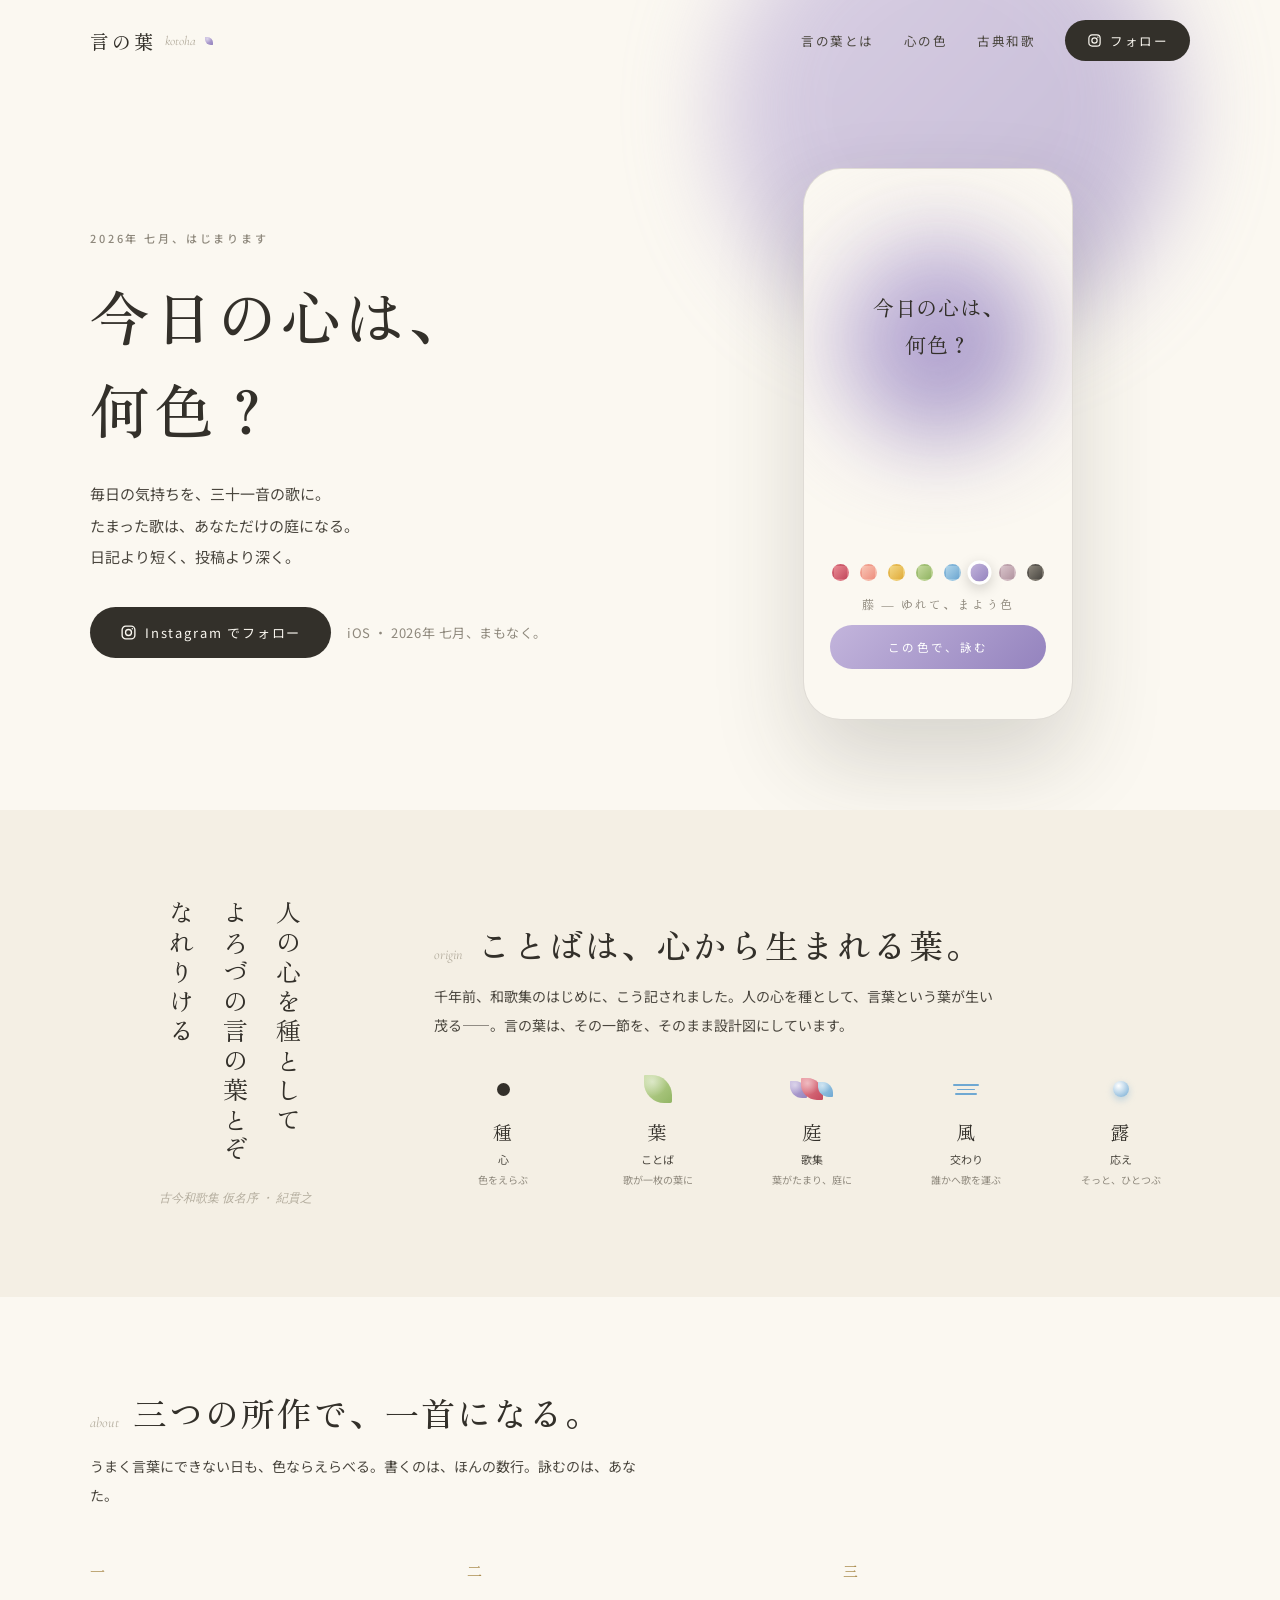
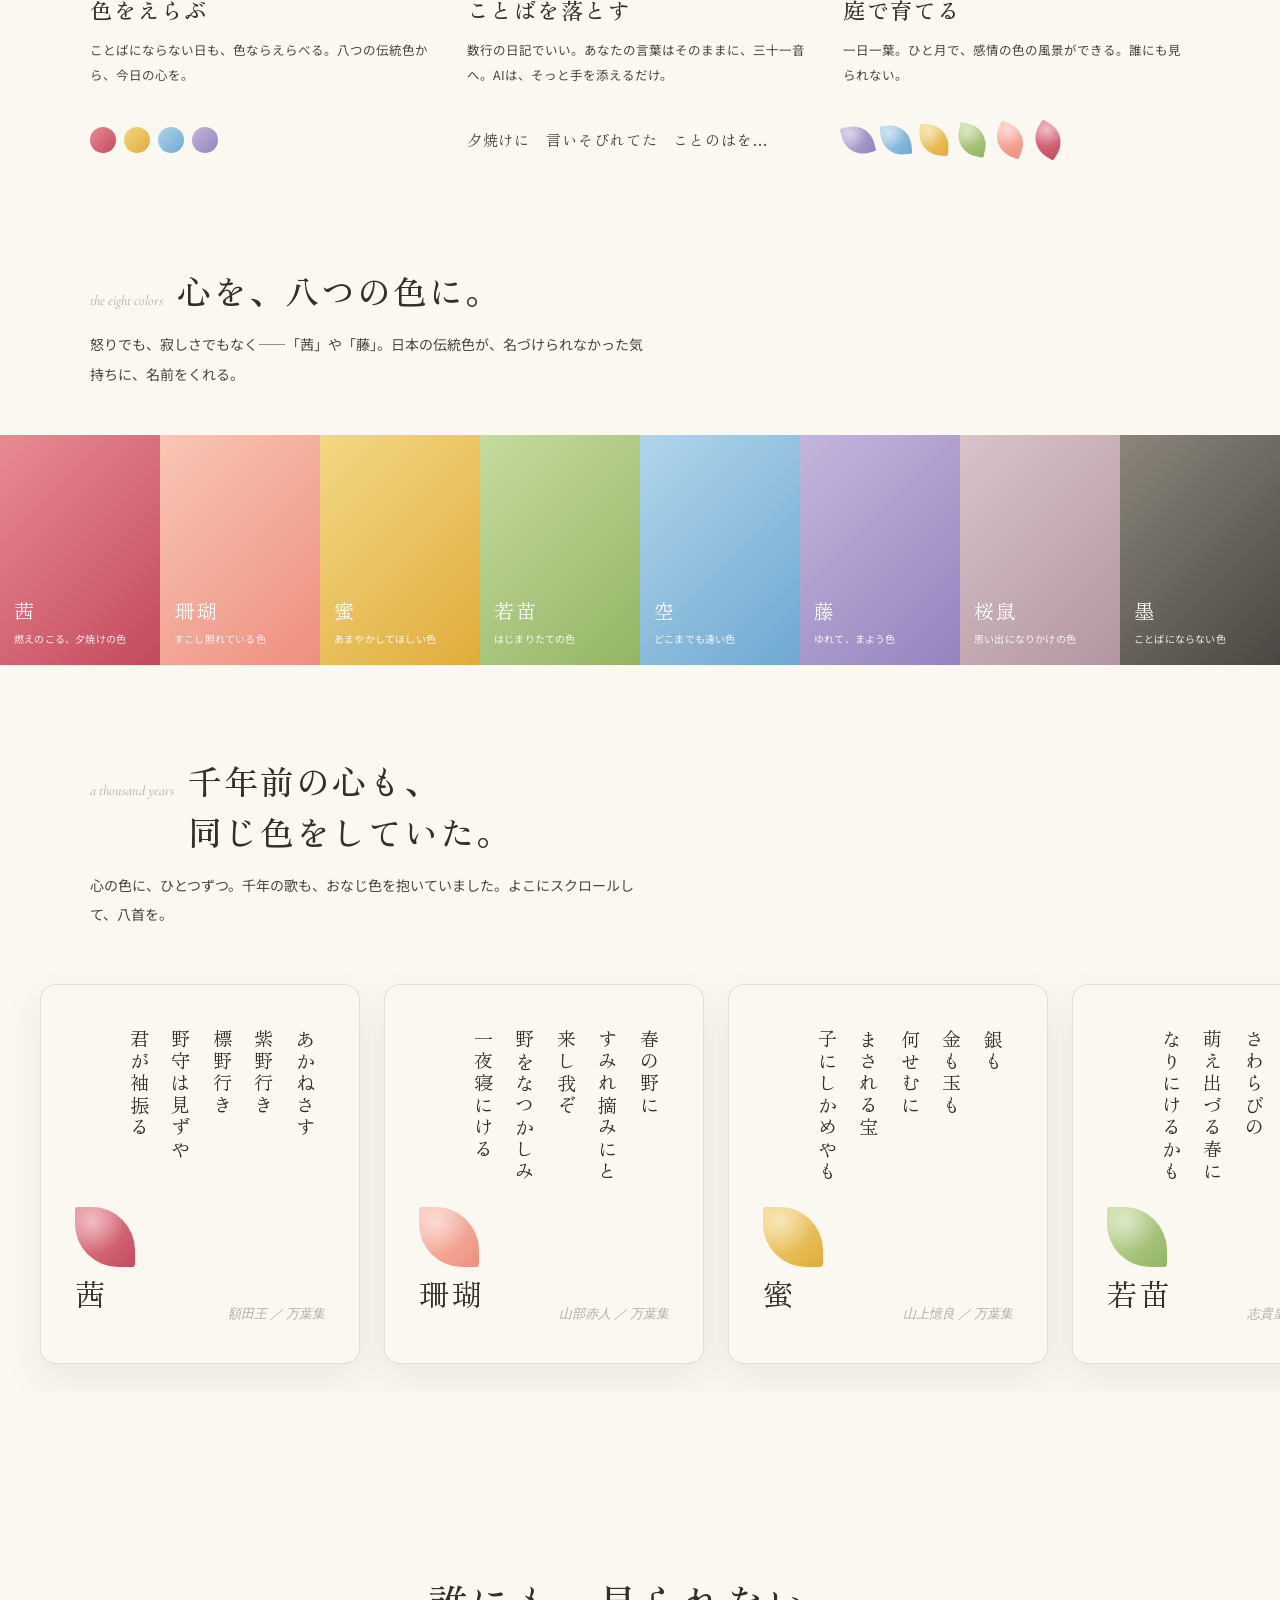
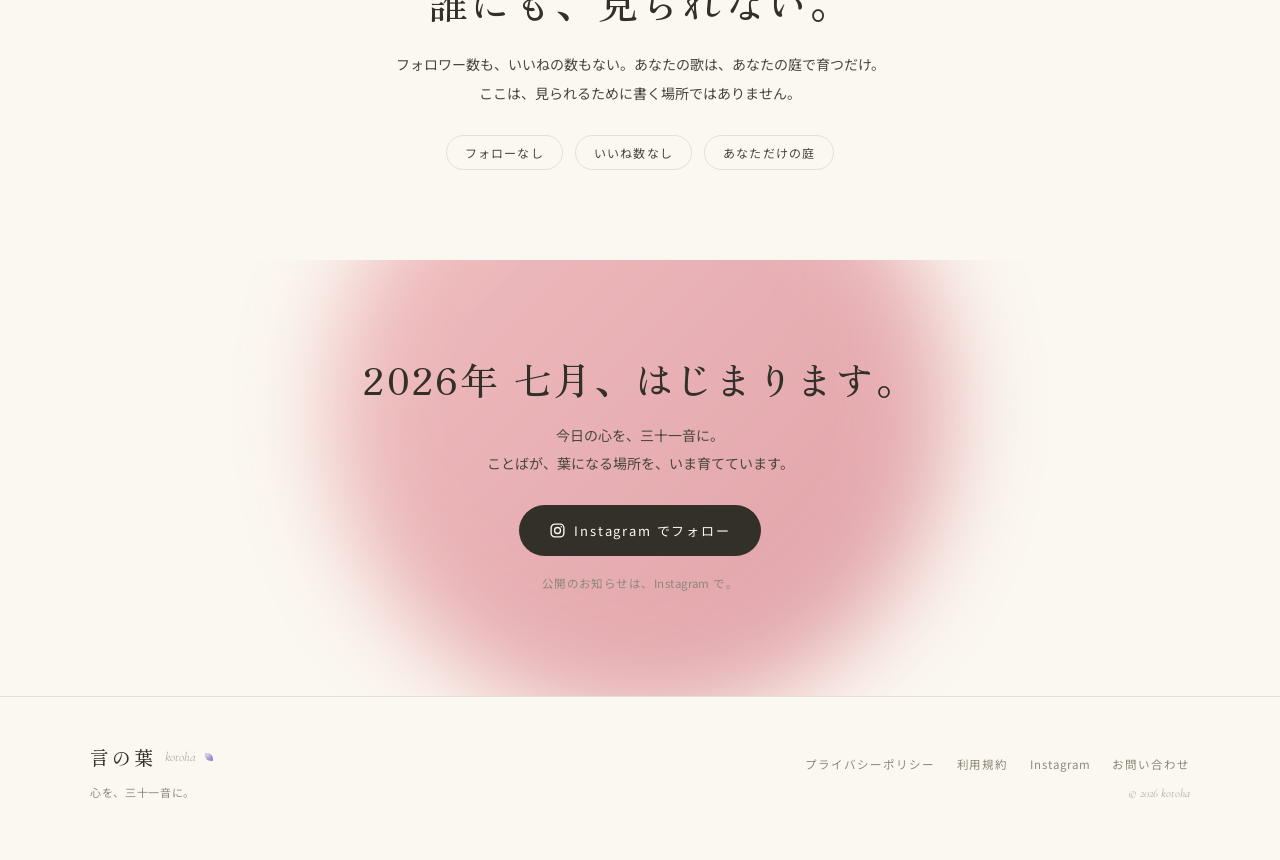
<file: index.html>
<!DOCTYPE html>
<html lang="ja">
<head>
<meta charset="UTF-8" />
<meta name="viewport" content="width=device-width, initial-scale=1.0" />
<title>言の葉 — 今日の心は、何色？</title>
<meta name="description" content="毎日の気持ちを、AIといっしょに三十一音の歌に。たまった歌は、あなただけの庭になる。言の葉 kotoha。" />
<meta name="theme-color" content="#FBF8F1" />
<link rel="icon" href="favicon.svg" type="image/svg+xml" />
<!-- Open Graph / Twitter（og:url・og:image はドメイン確定＆OG画像作成後に追加） -->
<meta property="og:type" content="website" />
<meta property="og:site_name" content="言の葉 kotoha" />
<meta property="og:title" content="言の葉 — 今日の心は、何色？" />
<meta property="og:description" content="毎日の気持ちを、AIといっしょに三十一音の歌に。たまった歌は、あなただけの庭になる。言の葉 kotoha。" />
<meta property="og:locale" content="ja_JP" />
<meta name="twitter:card" content="summary" />
<meta name="twitter:title" content="言の葉 — 今日の心は、何色？" />
<meta name="twitter:description" content="毎日の気持ちを、AIといっしょに三十一音の歌に。たまった歌は、あなただけの庭になる。" />
<link rel="stylesheet" href="styles.css" />
<style>
  * { box-sizing: border-box; }
  html { scroll-behavior: smooth; }
  body { margin: 0; background: var(--kn-paper); color: var(--kn-ink); font-family: var(--k-font-ui); -webkit-font-smoothing: antialiased; overflow-x: hidden; }
  a { color: inherit; text-decoration: none; }
  .mincho { font-family: var(--k-font-tanka); }
  .latin { font-family: var(--kn-latin); font-style: italic; }
  .wrap { max-width: 1180px; margin: 0 auto; padding: 0 40px; }

  /* leaf + aura primitives */
  .leaf { border-radius: 4% 72% 6% 72%; display: inline-block; position: relative; }
  .leaf::after { content: ""; position: absolute; inset: 0; border-radius: inherit; background: radial-gradient(circle at 30% 24%, rgba(255,255,255,0.5) 0%, rgba(255,255,255,0) 52%); }
  .aura { border-radius: 50%; filter: blur(46px); pointer-events: none; }

  /* gradients per color */
  .g-akane{background:linear-gradient(135deg,#E88A93,#C44A5E);} .g-sango{background:linear-gradient(135deg,#F8C5B4,#EE8F7F);}
  .g-mitsu{background:linear-gradient(135deg,#F3D784,#E0AC3B);} .g-wakanae{background:linear-gradient(135deg,#C6DA9E,#92B564);}
  .g-sora{background:linear-gradient(135deg,#B0D5EA,#6FA8D2);} .g-fuji{background:linear-gradient(135deg,#C3B5DC,#9483BE);}
  .g-sakuranezu{background:linear-gradient(135deg,#D8C3CA,#B295A0);} .g-sumi{background:linear-gradient(135deg,#8B857A,#4A4742);}

  /* ── nav ── */
  nav { position: fixed; top: 0; left: 0; right: 0; z-index: 50; transition: background .3s, border-color .3s, padding .3s; border-bottom: 1px solid transparent; }
  nav.solid { background: rgba(251,248,241,0.88); backdrop-filter: blur(12px); border-bottom-color: var(--kn-hairline); }
  nav .row { display: flex; align-items: center; justify-content: space-between; padding-top: 20px; padding-bottom: 20px; }
  .mark { display: inline-flex; align-items: center; gap: 9px; white-space: nowrap; }
  .mark .k { font-family: var(--k-font-mark); font-weight: 500; font-size: 19px; letter-spacing: 0.16em; color: var(--kn-ink); }
  .mark .l { font-family: var(--kn-latin); font-style: italic; font-size: 13px; color: var(--kn-ink-ghost); }
  .mark .dot { width: 8px; height: 8px; }
  .navlinks { display: flex; align-items: center; gap: 30px; }
  .navlinks a { font-size: 12.5px; letter-spacing: 0.12em; color: var(--kn-ink-soft); }
  .navlinks a:hover { color: var(--kn-ink); }
  .navlinks .links-inline { display: flex; gap: 30px; }
  .cta { display: inline-flex; align-items: center; gap: 8px; font-size: 12.5px; letter-spacing: 0.14em; color: var(--kn-paper); background: var(--kn-ink); border-radius: 999px; padding: 11px 22px; border: none; cursor: pointer; white-space: nowrap; transition: opacity .2s; }
  .cta .ig { flex: 0 0 auto; }
  /* nav内では .navlinks a の色指定が .cta より詳細度が高いので、ピルの文字色を戻す */
  .navlinks a.cta, .navlinks a.cta:hover { color: var(--kn-paper); }
  .cta:hover { opacity: 0.82; }
  .cta.lg { padding: 16px 30px; font-size: 13px; }
  .navlinks .menutoggle { display: none; }

  /* ── hero ── */
  header.hero { position: relative; padding: 168px 0 90px; overflow: hidden; }
  .hero .aura1 { position: absolute; top: -120px; right: 8%; width: 460px; height: 460px; opacity: 0.55; }
  .hero-grid { display: grid; grid-template-columns: 1.05fr 0.95fr; gap: 40px; align-items: center; position: relative; }
  .over { font-size: 11px; letter-spacing: 0.26em; color: var(--kn-ink-faint); text-transform: none; font-weight: 500; }
  h1.big { font-family: var(--k-font-tanka); font-weight: 500; font-size: 60px; line-height: 1.55; letter-spacing: 0.06em; margin: 22px 0 0; }
  .hero .sub { font-size: 15px; line-height: 2.1; color: var(--kn-ink-soft); margin-top: 24px; max-width: 440px; }
  .hero .actions { display: flex; align-items: center; gap: 16px; margin-top: 34px; flex-wrap: wrap; }
  .hero .actions .note { font-family: var(--kn-latin); font-style: italic; font-size: 13px; color: var(--kn-ink-ghost); }

  /* phone */
  .phone-wrap { justify-self: center; position: relative; }
  .phone { width: 270px; height: 552px; border-radius: 38px; background: var(--kn-paper); border: 1px solid rgba(51,48,42,0.14); box-shadow: 0 40px 90px rgba(51,48,42,0.18); position: relative; overflow: hidden; }
  .phone .pa { position: absolute; top: 70px; left: 50%; transform: translateX(-50%); width: 200px; height: 200px; opacity: 0.9; transition: background .5s; }
  .phone .q { position: absolute; top: 120px; left: 0; right: 0; text-align: center; font-family: var(--k-font-tanka); font-size: 21px; line-height: 1.75; color: var(--kn-ink); letter-spacing: 0.04em; }
  .phone .dots { position: absolute; bottom: 138px; left: 28px; right: 28px; display: flex; justify-content: space-between; }
  .phone .dots .d { width: 17px; height: 17px; border-radius: 50%; cursor: pointer; transition: transform .2s, box-shadow .2s, border .2s; border: 2px solid transparent; }
  .phone .dots .d.on { transform: scale(1.4); border-color: #fff; box-shadow: 0 3px 10px rgba(0,0,0,0.18); }
  .phone .pbtn { position: absolute; bottom: 50px; left: 26px; right: 26px; height: 44px; border-radius: 999px; display: flex; align-items: center; justify-content: center; color: #fff; font-size: 11.5px; letter-spacing: 0.2em; transition: background .5s; }
  .phone .pname { position: absolute; bottom: 106px; left: 0; right: 0; text-align: center; font-family: var(--k-font-tanka); font-size: 12px; letter-spacing: 0.18em; color: var(--kn-ink-faint); }

  /* ── section frame ── */
  section { position: relative; padding: 90px 0; }
  .shead { display: flex; align-items: baseline; gap: 14px; margin-bottom: 14px; }
  .shead .n { font-family: var(--kn-latin); font-style: italic; font-size: 14px; color: var(--kn-ink-ghost); }
  h2 { font-family: var(--k-font-tanka); font-weight: 500; font-size: 34px; letter-spacing: 0.06em; margin: 0; line-height: 1.5; }
  .lead { font-size: 14px; line-height: 2.1; color: var(--kn-ink-soft); max-width: 560px; margin-top: 12px; }

  /* steps */
  .steps { display: grid; grid-template-columns: repeat(3, 1fr); gap: 30px; margin-top: 50px; }
  .step .num { font-family: var(--k-font-tanka); font-size: 15px; color: var(--kn-gold-1); letter-spacing: 0.3em; }
  .step h3 { font-family: var(--k-font-tanka); font-weight: 500; font-size: 22px; letter-spacing: 0.07em; margin: 12px 0 0; color: var(--kn-ink); }
  .step p { font-size: 12.5px; line-height: 2; color: var(--kn-ink-soft); margin: 12px 0 18px; }
  .step .vis { height: 70px; display: flex; align-items: center; gap: 8px; }

  /* color strip */
  .colors { padding: 0; }
  .colorstrip { display: grid; grid-template-columns: repeat(8, 1fr); }
  .colorstrip .c { height: 230px; display: flex; flex-direction: column; justify-content: flex-end; padding: 18px 14px; transition: flex .3s; }
  .colorstrip .c .nm { font-family: var(--k-font-tanka); font-size: 20px; color: #fff; letter-spacing: 0.1em; }
  .colorstrip .c .ds { font-size: 10px; color: rgba(255,255,255,0.9); margin-top: 6px; line-height: 1.6; letter-spacing: 0.02em; }

  /* waka */
  .waka-grid { display: grid; grid-template-columns: 360px 1fr; gap: 50px; align-items: center; margin-top: 40px; }
  .waka-card { width: 360px; height: 400px; background: var(--kn-paper); border: 1px solid var(--kn-hairline); border-radius: 16px; position: relative; box-shadow: 0 16px 40px rgba(51,48,42,0.08); overflow: hidden; }
  .waka-card .vk { position: absolute; top: 44px; right: 40px; display: flex; flex-direction: row-reverse; gap: 13px; }
  .waka-card .vk span { writing-mode: vertical-rl; font-family: var(--k-font-tanka); font-size: 19px; letter-spacing: 0.16em; line-height: 1.5; color: var(--kn-ink); }
  .waka-card .lf { position: absolute; left: 34px; bottom: 96px; }
  .waka-card .cn { position: absolute; left: 34px; bottom: 48px; font-family: var(--k-font-tanka); font-size: 30px; letter-spacing: 0.1em; color: var(--kn-ink); }
  .waka-card .src { position: absolute; right: 34px; bottom: 40px; font-family: var(--kn-latin); font-style: italic; font-size: 13px; color: var(--kn-ink-ghost); }
  /* waka carousel（色ごとに一首・横スクロール） */
  .waka-rail { display: flex; gap: 24px; overflow-x: auto; scroll-snap-type: x mandatory; -webkit-overflow-scrolling: touch; padding: 40px 40px 28px; margin-top: 4px; scrollbar-width: thin; scrollbar-color: var(--kn-ink-ghost) transparent; }
  .waka-rail::-webkit-scrollbar { height: 6px; }
  .waka-rail::-webkit-scrollbar-thumb { background: var(--kn-hairline); border-radius: 3px; }
  .waka-rail .waka-card { flex: 0 0 auto; width: 320px; height: 380px; scroll-snap-align: center; }
  @media (max-width: 900px) {
    .waka-rail { padding: 28px 24px 22px; }
    .waka-rail .waka-card { width: min(82vw, 320px); }
  }

  /* privacy */
  .privacy { text-align: center; }
  .privacy h2 { font-size: 40px; }
  .privacy .tags { display: flex; gap: 12px; justify-content: center; flex-wrap: wrap; margin-top: 26px; }
  .privacy .tags span { font-size: 12px; letter-spacing: 0.1em; color: var(--kn-ink-soft); border: 1px solid var(--kn-hairline); border-radius: 999px; padding: 8px 18px; }

  /* final CTA */
  .final { position: relative; overflow: hidden; }
  .final .auraF { position: absolute; top: -160px; left: 50%; transform: translateX(-50%); width: 620px; height: 620px; opacity: 0.5; }
  .final .inner { position: relative; text-align: center; }
  .final h2 { font-size: 38px; }
  .final p { font-size: 14px; color: var(--kn-ink-soft); margin-top: 14px; line-height: 2; }
  .regform { display: inline-flex; gap: 10px; margin-top: 28px; border: 1px solid var(--kn-hairline); border-radius: 999px; padding: 7px 7px 7px 22px; background: var(--kn-paper); max-width: 100%; }
  .regform input { border: none; outline: none; background: transparent; font-family: var(--k-font-ui); font-size: 14px; color: var(--kn-ink); width: 240px; max-width: 50vw; }
  .regform input::placeholder { color: var(--kn-ink-ghost); }
  .stores { display: flex; gap: 14px; justify-content: center; margin-top: 28px; flex-wrap: wrap; }
  .storebtn { display: inline-flex; align-items: center; gap: 10px; background: var(--kn-ink); color: var(--kn-paper); border-radius: 14px; padding: 13px 24px; font-size: 13px; letter-spacing: 0.08em; }
  .regdone { margin-top: 22px; font-family: var(--k-font-tanka); font-size: 16px; color: var(--kn-ink); letter-spacing: 0.06em; display: none; }

  /* origin */
  .origin { background: var(--kn-stage); }
  .origin-inner { display: grid; grid-template-columns: 290px 1fr; gap: 54px; align-items: center; }
  .origin-quote .vq { display: flex; flex-direction: row-reverse; gap: 16px; justify-content: center; }
  .origin-quote .vq span { writing-mode: vertical-rl; font-family: var(--k-font-tanka); font-size: 25px; letter-spacing: 0.18em; line-height: 1.5; color: var(--kn-ink); }
  .origin-quote .attr { text-align: center; margin-top: 24px; font-family: var(--kn-latin); font-style: italic; font-size: 12px; color: var(--kn-ink-ghost); }
  .origin-body .shead { margin-bottom: 10px; }
  .metaphors { display: grid; grid-template-columns: repeat(5, 1fr); gap: 16px; margin-top: 30px; }
  .metaphors .m { text-align: center; }
  .metaphors .mi { height: 38px; display: flex; align-items: center; justify-content: center; }
  .metaphors .mt { font-family: var(--k-font-tanka); font-size: 19px; color: var(--kn-ink); margin-top: 10px; letter-spacing: 0.08em; }
  .metaphors .mc { font-size: 11px; color: var(--kn-ink-soft); margin-top: 6px; line-height: 1.6; }
  .metaphors .mc small { display: block; color: var(--kn-ink-faint); font-size: 10px; margin-top: 3px; }
  .windline { display: flex; flex-direction: column; gap: 3px; align-items: center; }
  .windline i { display: block; height: 1.5px; border-radius: 2px; background: var(--kn-sora-1); }
  /* atelier */
  .atelier { background: linear-gradient(180deg, var(--kn-paper) 0%, #F4EEDF 100%); }
  .atelier-card { max-width: 540px; margin: 34px auto 0; background: var(--kn-paper); border: 1px solid var(--kn-gold-1); border-radius: 20px; padding: 32px 34px; box-shadow: 0 18px 50px rgba(168,137,74,0.16); }
  .feat { list-style: none; padding: 0; margin: 20px 0; }
  .feat li { font-size: 13px; color: var(--kn-ink-soft); padding: 11px 0 11px 28px; border-top: 1px solid var(--kn-hairline); position: relative; }
  .feat li::before { content: ""; position: absolute; left: 2px; top: 15px; width: 12px; height: 14px; border-radius: 60% 60% 60% 0; background: var(--kn-gold-1); transform: rotate(40deg); opacity: 0.85; }
  @media (max-width: 900px) {
    .origin-inner { grid-template-columns: 1fr; gap: 34px; }
    .metaphors { gap: 8px; }
    .metaphors .mt { font-size: 16px; } .metaphors .mc { font-size: 9.5px; }
  }

  /* footer */
  footer { border-top: 1px solid var(--kn-hairline); padding: 46px 0 60px; }
  .foot { display: flex; justify-content: space-between; align-items: flex-end; gap: 24px; flex-wrap: wrap; }
  .foot .links { display: flex; gap: 22px; flex-wrap: wrap; }
  .foot .links a { font-size: 11.5px; letter-spacing: 0.08em; color: var(--kn-ink-faint); }
  .foot .copy { font-family: var(--kn-latin); font-style: italic; font-size: 12px; color: var(--kn-ink-ghost); }

  /* phase visibility（公開時は prelaunch 固定。値を切り替えれば各フェーズの表示になる） */
  .only-teaser, .only-prelaunch, .only-atelier, .show-pre, .show-launched { display: none; }
  body[data-phase="teaser"] .only-teaser { display: revert; }
  body[data-phase="prelaunch"] .only-prelaunch { display: revert; }
  body[data-phase="teaser"] .show-pre, body[data-phase="prelaunch"] .show-pre { display: revert; }
  body[data-phase="live"] .show-launched, body[data-phase="atelier"] .show-launched { display: revert; }
  body[data-phase="atelier"] .only-atelier { display: revert; }

  /* reveal */
  .reveal { opacity: 0; transform: translateY(16px); transition: opacity .7s cubic-bezier(.33,0,.2,1), transform .7s cubic-bezier(.33,0,.2,1); }
  .reveal.in { opacity: 1; transform: none; }
  @media (prefers-reduced-motion: reduce) { .reveal { opacity: 1; transform: none; transition: none; } }

  /* responsive */
  @media (max-width: 900px) {
    .wrap { padding: 0 24px; }
    .navlinks .links-inline { display: none; }
    h1.big { font-size: 44px; }
    .hero-grid { grid-template-columns: 1fr; gap: 10px; }
    .phone-wrap { margin-top: 30px; }
    header.hero { padding: 130px 0 60px; }
    .steps { grid-template-columns: 1fr; gap: 26px; }
    .colorstrip { grid-template-columns: repeat(4, 1fr); }
    .colorstrip .c { height: 180px; }
    .waka-grid { grid-template-columns: 1fr; gap: 30px; justify-items: center; }
    h2 { font-size: 27px; } .privacy h2, .final h2 { font-size: 30px; }
    section { padding: 64px 0; }
  }
  @media (max-width: 480px) {
    .colorstrip { grid-template-columns: repeat(2, 1fr); }
    .waka-card { width: 100%; max-width: 360px; }
    .regform input { width: 160px; }
  }
</style>
</head>
<body data-phase="teaser">

<!-- NAV -->
<nav id="nav">
  <div class="wrap row">
    <a class="mark" href="#top">
      <span class="k">言の葉</span><span class="l">kotoha</span>
      <span class="leaf dot g-fuji"></span>
    </a>
    <div class="navlinks">
      <span class="links-inline">
        <a href="#about">言の葉とは</a>
        <a href="#colors">心の色</a>
        <a href="#waka">古典和歌</a>
      </span>
      <a class="cta" href="https://www.instagram.com/kotoha.app" target="_blank" rel="noopener" aria-label="Instagram をフォロー"><svg class="ig" width="15" height="15" viewBox="0 0 24 24" fill="none" stroke="currentColor" stroke-width="1.9" aria-hidden="true"><rect x="3" y="3" width="18" height="18" rx="5.2"/><circle cx="12" cy="12" r="4.2"/><circle cx="17.4" cy="6.6" r="1.1" fill="currentColor" stroke="none"/></svg>フォロー</a>
    </div>
  </div>
</nav>

<!-- HERO -->
<header class="hero" id="top">
  <div class="aura1 aura g-fuji"></div>
  <div class="wrap hero-grid">
    <div>
      <div class="over reveal">2026年 七月、はじまります</div>
      <h1 class="big reveal">今日の心は、<br />何色？</h1>
      <p class="sub reveal">毎日の気持ちを、三十一音の歌に。<br />たまった歌は、あなただけの庭になる。<br />日記より短く、投稿より深く。</p>
      <div class="actions reveal">
        <a class="cta lg" href="https://www.instagram.com/kotoha.app" target="_blank" rel="noopener"><svg class="ig" width="17" height="17" viewBox="0 0 24 24" fill="none" stroke="currentColor" stroke-width="1.9" aria-hidden="true"><rect x="3" y="3" width="18" height="18" rx="5.2"/><circle cx="12" cy="12" r="4.2"/><circle cx="17.4" cy="6.6" r="1.1" fill="currentColor" stroke="none"/></svg>Instagram でフォロー</a>
        <span class="note" style="font-family:var(--k-font-ui);font-style:normal;color:var(--kn-ink-faint);letter-spacing:0.04em;">iOS ・ 2026年 七月、まもなく。</span>
      </div>
    </div>
    <div class="phone-wrap reveal">
      <div class="phone">
        <div class="pa aura g-fuji" id="phoneAura"></div>
        <div class="q">今日の心は、<br />何色？</div>
        <div class="pname" id="phoneName">藤 ― ゆれて、まよう色</div>
        <div class="dots" id="phoneDots"></div>
        <div class="pbtn g-fuji" id="phoneBtn">この色で、詠む</div>
      </div>
    </div>
  </div>
</header>

<!-- ORIGIN -->
<section class="origin" id="origin">
  <div class="wrap">
    <div class="origin-inner">
      <div class="origin-quote reveal">
        <div class="vq">
          <span>人の心を種として</span>
          <span>よろづの言の葉とぞ</span>
          <span>なれりける</span>
        </div>
        <div class="attr">古今和歌集 仮名序 ・ 紀貫之</div>
      </div>
      <div class="origin-body reveal">
        <div class="shead"><span class="n">origin</span><h2>ことばは、心から生まれる葉。</h2></div>
        <p class="lead">千年前、和歌集のはじめに、こう記されました。人の心を種として、言葉という葉が生い茂る――。言の葉は、その一節を、そのまま設計図にしています。</p>
        <div class="metaphors">
          <div class="m"><div class="mi"><span style="width:13px;height:13px;border-radius:50%;background:var(--kn-ink);display:inline-block;"></span></div><div class="mt">種</div><div class="mc">心<small>色をえらぶ</small></div></div>
          <div class="m"><div class="mi"><span class="leaf g-wakanae" style="width:28px;height:28px;"></span></div><div class="mt">葉</div><div class="mc">ことば<small>歌が一枚の葉に</small></div></div>
          <div class="m"><div class="mi"><span class="leaf g-fuji" style="width:17px;height:17px;margin-right:-6px;"></span><span class="leaf g-akane" style="width:22px;height:22px;"></span><span class="leaf g-sora" style="width:15px;height:15px;margin-left:-5px;"></span></div><div class="mt">庭</div><div class="mc">歌集<small>葉がたまり、庭に</small></div></div>
          <div class="m"><div class="mi"><span class="windline"><i style="width:26px;"></i><i style="width:18px;"></i><i style="width:22px;"></i></span></div><div class="mt">風</div><div class="mc">交わり<small>誰かへ歌を運ぶ</small></div></div>
          <div class="m"><div class="mi"><span style="width:16px;height:16px;border-radius:50%;background:radial-gradient(circle at 35% 30%, #fff, var(--kn-sora-1));box-shadow:0 3px 7px rgba(111,168,210,0.4);display:inline-block;"></span></div><div class="mt">露</div><div class="mc">応え<small>そっと、ひとつぶ</small></div></div>
        </div>
      </div>
    </div>
  </div>
</section>

<!-- ABOUT / STEPS -->
<section id="about">
  <div class="wrap">
    <div class="shead reveal"><span class="n">about</span><h2>三つの所作で、一首になる。</h2></div>
    <p class="lead reveal">うまく言葉にできない日も、色ならえらべる。書くのは、ほんの数行。詠むのは、あなた。</p>
    <div class="steps">
      <div class="step reveal">
        <div class="num">一</div>
        <h3>色をえらぶ</h3>
        <p>ことばにならない日も、色ならえらべる。八つの伝統色から、今日の心を。</p>
        <div class="vis" id="vis1"></div>
      </div>
      <div class="step reveal">
        <div class="num">二</div>
        <h3>ことばを落とす</h3>
        <p>数行の日記でいい。あなたの言葉はそのままに、三十一音へ。AIは、そっと手を添えるだけ。</p>
        <div class="vis"><span class="mincho" style="font-size:15px;line-height:1.9;color:var(--kn-ink-soft);letter-spacing:0.06em;">夕焼けに　言いそびれてた　ことのはを…</span></div>
      </div>
      <div class="step reveal">
        <div class="num">三</div>
        <h3>庭で育てる</h3>
        <p>一日一葉。ひと月で、感情の色の風景ができる。誰にも見られない。</p>
        <div class="vis" id="vis3"></div>
      </div>
    </div>
  </div>
</section>

<!-- COLORS -->
<section class="colors" id="colors">
  <div class="wrap">
    <div class="shead reveal"><span class="n">the eight colors</span><h2>心を、八つの色に。</h2></div>
    <p class="lead reveal">怒りでも、寂しさでもなく――「茜」や「藤」。日本の伝統色が、名づけられなかった気持ちに、名前をくれる。</p>
  </div>
  <div class="colorstrip reveal" id="colorstrip" style="margin-top:46px;"></div>
</section>

<!-- WAKA -->
<section id="waka">
  <div class="wrap">
    <div class="shead reveal"><span class="n">a thousand years</span><h2>千年前の心も、<br />同じ色をしていた。</h2></div>
    <p class="lead reveal">心の色に、ひとつずつ。千年の歌も、おなじ色を抱いていました。よこにスクロールして、八首を。</p>
  </div>
  <div class="waka-rail reveal" id="wakaRail"></div>
</section>

<!-- PRIVACY -->
<section class="privacy">
  <div class="wrap reveal">
    <h2>誰にも、見られない。</h2>
    <p class="lead" style="margin:18px auto 0;text-align:center;">フォロワー数も、いいねの数もない。あなたの歌は、あなたの庭で育つだけ。<br />ここは、見られるために書く場所ではありません。</p>
    <div class="tags">
      <span>フォローなし</span><span>いいね数なし</span><span>あなただけの庭</span>
    </div>
  </div>
</section>

<!-- ATELIER（課金後フェーズ） -->
<section class="atelier only-atelier" id="atelier">
  <div class="wrap">
    <div class="shead reveal" style="justify-content:center;"><span class="n">atelier</span><h2 style="color:var(--kn-gold-1);">もっと、深める。</h2></div>
    <p class="lead reveal" style="margin:0 auto;text-align:center;">無料でも、ずっと使えます。もっとことばに遊びたい人へ、言の葉 Atelier。</p>
    <div class="atelier-card reveal">
      <div style="display:flex;justify-content:space-between;align-items:baseline;">
        <div class="mincho" style="font-size:21px;letter-spacing:0.1em;color:var(--kn-ink);">言の葉 Atelier</div>
        <div><span class="mincho" style="font-size:25px;color:var(--kn-gold-1);">¥580</span><span style="font-size:11px;color:var(--kn-ink-faint);"> ／月</span></div>
      </div>
      <div style="font-size:11px;color:var(--kn-ink-faint);margin-top:4px;text-align:right;">年額 ¥4,800（ふた月ぶん、おトク）</div>
      <ul class="feat">
        <li>ひとひら（AIクレジット）を、たっぷりと</li>
        <li>心の色を、さらに増やす</li>
        <li>季節でうつろう、アイコンの衣替え</li>
        <li>歌集の書き出しと、紙のグッズ</li>
      </ul>
      <button class="cta lg" style="width:100%;background:var(--kn-gold-1);" onclick="goCta()">Atelierをひらく</button>
      <div style="text-align:center;margin-top:14px;font-size:11px;color:var(--kn-ink-faint);">いつでも解約できます ・ 自分で詠むことは、ずっと無料</div>
    </div>
  </div>
</section>

<!-- FINAL CTA -->
<section class="final" id="register">
  <div class="auraF aura g-akane"></div>
  <div class="wrap inner reveal">
    <h2>2026年 七月、はじまります。</h2>
    <p>今日の心を、三十一音に。<br />ことばが、葉になる場所を、いま育てています。</p>
    <div style="margin-top:28px;">
      <a class="cta lg" href="https://www.instagram.com/kotoha.app" target="_blank" rel="noopener"><svg class="ig" width="17" height="17" viewBox="0 0 24 24" fill="none" stroke="currentColor" stroke-width="1.9" aria-hidden="true"><rect x="3" y="3" width="18" height="18" rx="5.2"/><circle cx="12" cy="12" r="4.2"/><circle cx="17.4" cy="6.6" r="1.1" fill="currentColor" stroke="none"/></svg>Instagram でフォロー</a>
    </div>
    <p style="font-size:11.5px;color:var(--kn-ink-faint);margin-top:16px;letter-spacing:0.04em;">公開のお知らせは、Instagram で。</p>
  </div>
</section>

<!-- FOOTER -->
<footer>
  <div class="wrap foot">
    <div>
      <a class="mark" href="#top"><span class="k">言の葉</span><span class="l">kotoha</span><span class="leaf dot g-fuji"></span></a>
      <div style="font-size:11px;color:var(--kn-ink-faint);margin-top:14px;letter-spacing:0.06em;">心を、三十一音に。</div>
    </div>
    <div style="text-align:right;">
      <div class="links">
        <a href="privacy.html">プライバシーポリシー</a><a href="terms.html">利用規約</a><a href="https://www.instagram.com/kotoha.app" target="_blank" rel="noopener">Instagram</a><a href="mailto:kotoha.studio.slayuicorn@gmail.com">お問い合わせ</a>
      </div>
      <div class="copy" style="margin-top:14px;">© 2026 kotoha</div>
    </div>
  </div>
</footer>

<script>
  var COLORS = [
    ["akane","茜","燃えのこる、夕焼けの色"],["sango","珊瑚","すこし照れている色"],
    ["mitsu","蜜","あまやかしてほしい色"],["wakanae","若苗","はじまりたての色"],
    ["sora","空","どこまでも遠い色"],["fuji","藤","ゆれて、まよう色"],
    ["sakuranezu","桜鼠","思い出になりかけの色"],["sumi","墨","ことばにならない色"]
  ];

  // color strip
  var strip = document.getElementById("colorstrip");
  COLORS.forEach(function(c){
    var d = document.createElement("div");
    d.className = "c g-" + c[0];
    d.innerHTML = '<div class="nm">'+c[1]+'</div><div class="ds">'+c[2]+'</div>';
    strip.appendChild(d);
  });

  // phone dots
  var dotsEl = document.getElementById("phoneDots");
  COLORS.forEach(function(c, i){
    var s = document.createElement("span");
    s.className = "d g-" + c[0] + (c[0]==="fuji" ? " on" : "");
    s.setAttribute("data-c", c[0]);
    s.setAttribute("data-nm", c[1]);
    s.setAttribute("data-ds", c[2]);
    s.onclick = function(){ pickColor(c[0], c[1], c[2], s); };
    dotsEl.appendChild(s);
  });
  function pickColor(key, nm, ds, el){
    document.querySelectorAll("#phoneDots .d").forEach(function(x){ x.classList.remove("on"); });
    el.classList.add("on");
    document.getElementById("phoneAura").className = "pa aura g-" + key;
    document.getElementById("phoneBtn").className = "pbtn g-" + key;
    document.getElementById("phoneName").textContent = nm + " ― " + ds;
  }

  // step visuals
  var v1 = document.getElementById("vis1");
  ["akane","mitsu","sora","fuji"].forEach(function(k){
    var s=document.createElement("span"); s.style.cssText="width:26px;height:26px;border-radius:50%;"; s.className="g-"+k; v1.appendChild(s);
  });
  var v3 = document.getElementById("vis3");
  ["fuji","sora","mitsu","wakanae","sango","akane"].forEach(function(k,i){
    var s=document.createElement("span"); s.className="leaf g-"+k; s.style.cssText="width:30px;height:30px;transform:rotate("+(-14+i*9)+"deg);"; v3.appendChild(s);
  });

  // waka carousel（色ごとに一首）
  var WAKA = [
    ["akane", ["あかねさす","紫野行き","標野行き","野守は見ずや","君が袖振る"], "額田王 ／ 万葉集"],
    ["sango", ["春の野に","すみれ摘みにと","来し我ぞ","野をなつかしみ","一夜寝にける"], "山部赤人 ／ 万葉集"],
    ["mitsu", ["銀も","金も玉も","何せむに","まされる宝","子にしかめやも"], "山上憶良 ／ 万葉集"],
    ["wakanae", ["石走る","垂水の上の","さわらびの","萌え出づる春に","なりにけるかも"], "志貴皇子 ／ 万葉集"],
    ["sora", ["大江山","いく野の道の","遠ければ","まだふみもみず","天橋立"], "小式部内侍 ／ 金葉和歌集"],
    ["fuji", ["むらさめの","露もまだひぬ","槇の葉に","霧立ちのぼる","秋の夕暮れ"], "寂蓮法師 ／ 新古今和歌集"],
    ["sakuranezu", ["めぐり逢ひて","見しやそれとも","わかぬ間に","雲がくれにし","夜半の月かな"], "紫式部 ／ 新古今和歌集"],
    ["sumi", ["暗きより","暗き道にぞ","入りぬべき","はるかに照らせ","山の端の月"], "和泉式部 ／ 拾遺和歌集"]
  ];
  var nameByKey = {};
  COLORS.forEach(function(c){ nameByKey[c[0]] = c[1]; });
  var rail = document.getElementById("wakaRail");
  WAKA.forEach(function(w){
    var key = w[0], lines = w[1], src = w[2];
    var card = document.createElement("div");
    card.className = "waka-card";
    var vk = '<div class="vk">' + lines.map(function(l){ return '<span>' + l + '</span>'; }).join('') + '</div>';
    card.innerHTML = vk
      + '<div class="leaf lf g-' + key + '" style="width:60px;height:60px;"></div>'
      + '<div class="cn">' + nameByKey[key] + '</div>'
      + '<div class="src">' + src + '</div>';
    rail.appendChild(card);
  });

  // nav solidify
  var nav = document.getElementById("nav");
  function onScroll(){ nav.classList.toggle("solid", window.scrollY > 30); }
  window.addEventListener("scroll", onScroll); onScroll();

  // reveal
  var io = new IntersectionObserver(function(es){
    es.forEach(function(e){ if(e.isIntersecting){ e.target.classList.add("in"); io.unobserve(e.target); } });
  }, { threshold: 0.12 });
  document.querySelectorAll(".reveal").forEach(function(el){ io.observe(el); });
  // 初期表示域（ファーストビュー）はIO発火を待たず即座に表示する保険
  requestAnimationFrame(function(){
    document.querySelectorAll(".reveal").forEach(function(el){
      var r = el.getBoundingClientRect();
      if (r.top < window.innerHeight * 0.96) el.classList.add("in");
    });
  });

  // ローンチ段階（いまはティザー固定）。<body data-phase="..."> でも切替可:
  // teaser / prelaunch / live / atelier
  function setPhase(p){ document.body.setAttribute("data-phase", p); }
  setPhase("teaser");
</script>
</body>
</html>
</file>
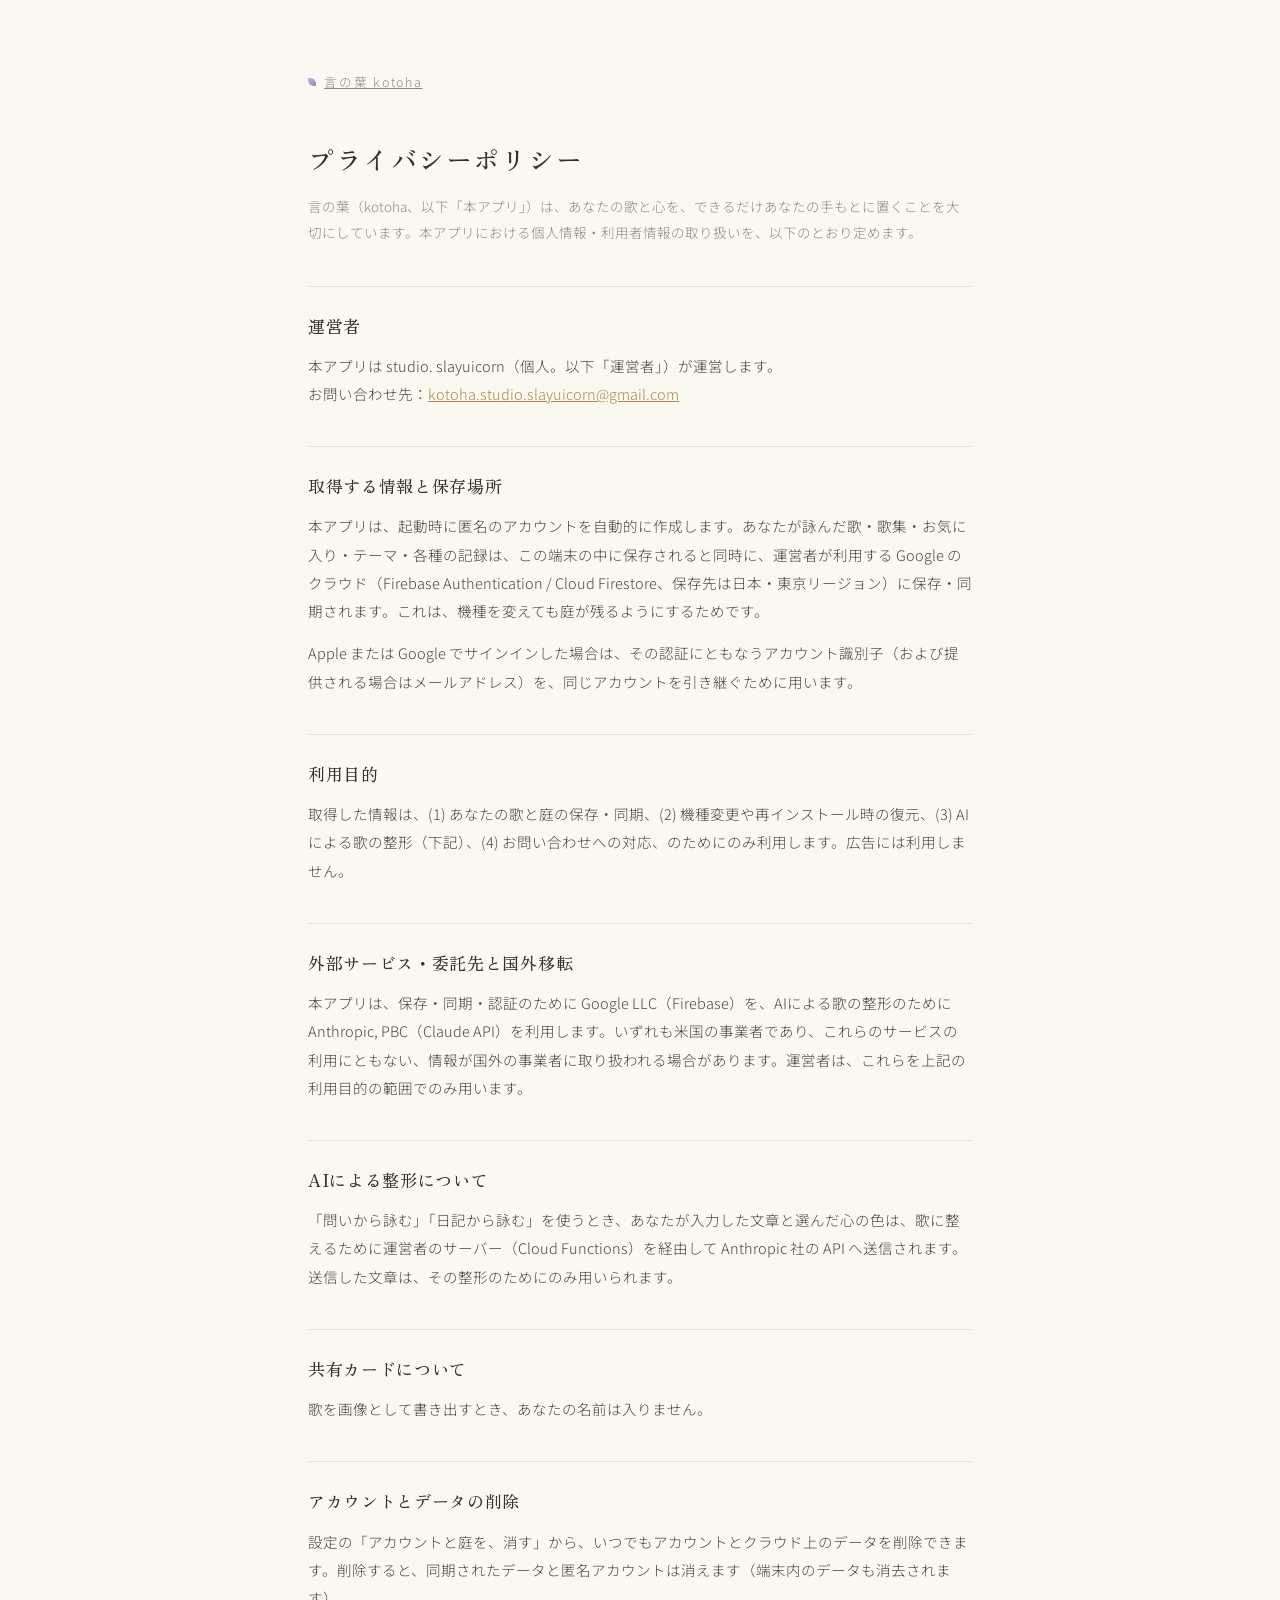
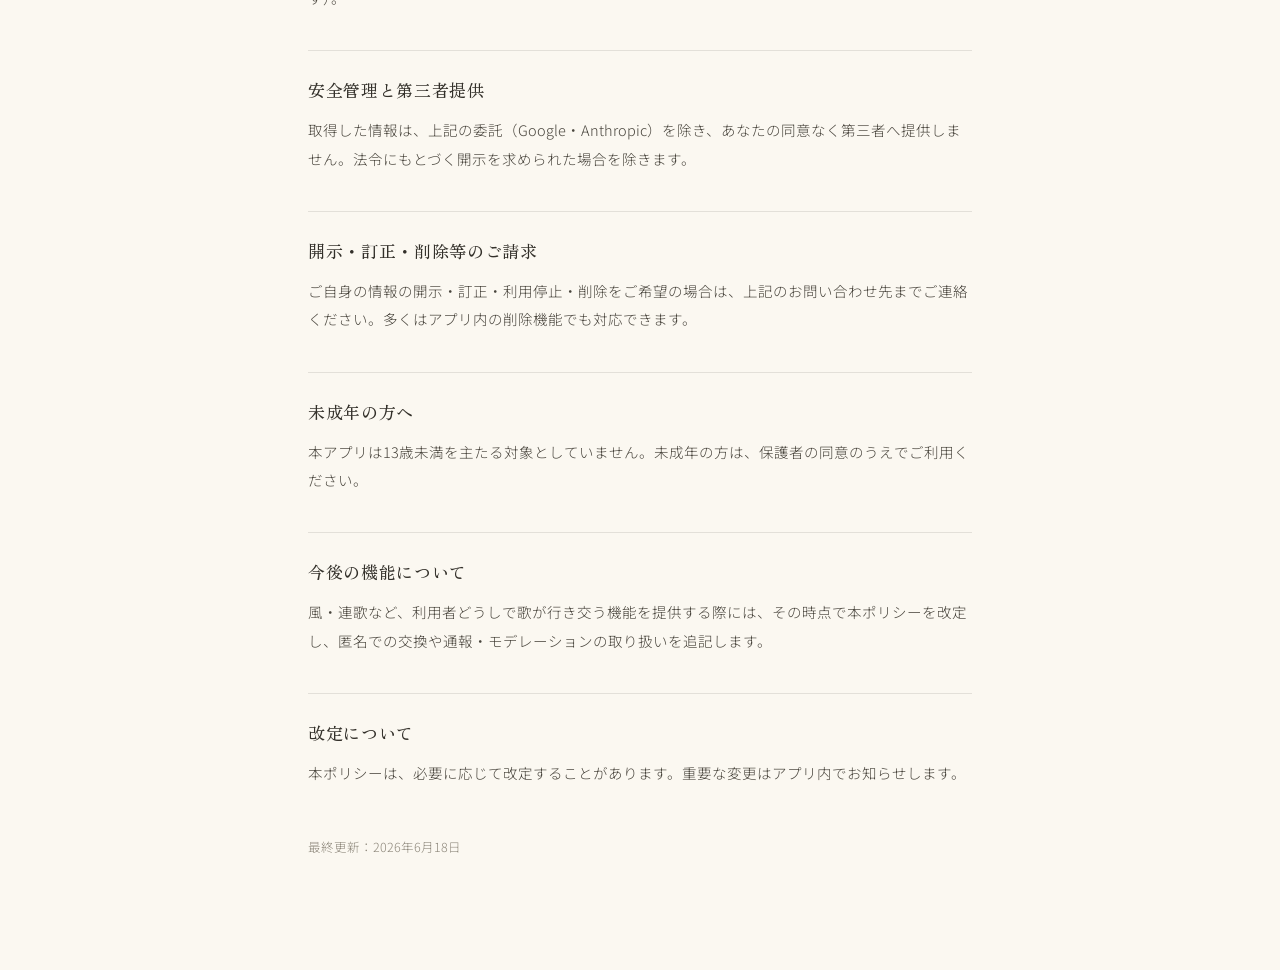
<file: privacy.html>
<!DOCTYPE html>
<html lang="ja">
<head>
<meta charset="UTF-8" />
<meta name="viewport" content="width=device-width, initial-scale=1.0" />
<title>プライバシーポリシー — 言の葉 kotoha</title>
<meta name="description" content="言の葉（kotoha）のプライバシーポリシー。" />
<meta name="theme-color" content="#FBF8F1" />
<meta name="robots" content="index,follow" />
<link rel="icon" href="favicon.svg" type="image/svg+xml" />
<link rel="stylesheet" href="styles.css" />
<style>
  * { box-sizing: border-box; }
  body { margin: 0; background: var(--kn-paper); color: var(--kn-ink-soft);
         font-family: var(--k-font-ui); font-weight: 300; line-height: 1.95;
         -webkit-font-smoothing: antialiased; }
  .doc { max-width: 720px; margin: 0 auto; padding: 64px 28px 96px; }
  .doc .home { display: inline-flex; align-items: center; gap: 8px; margin-bottom: 40px;
               font-size: 12.5px; letter-spacing: 0.14em; color: var(--kn-ink-faint); }
  .doc .home:hover { color: var(--kn-ink); }
  .doc .home .dot { width: 8px; height: 8px; }
  h1 { font-family: var(--k-font-tanka); font-weight: 500; font-size: 26px;
       letter-spacing: 0.06em; color: var(--kn-ink); margin: 0 0 8px; }
  .lede { color: var(--kn-ink-faint); font-size: 13.5px; margin: 0 0 40px; }
  h2 { font-family: var(--k-font-tanka); font-weight: 500; font-size: 17px;
       letter-spacing: 0.04em; color: var(--kn-ink); margin: 38px 0 10px;
       padding-top: 22px; border-top: 1px solid var(--kn-hairline); }
  p { margin: 0 0 14px; font-size: 14.5px; }
  .meta { margin-top: 48px; font-size: 12.5px; color: var(--kn-ink-faint); }
  a.mail { color: var(--kn-gold-1); }
  .leaf { border-radius: 4% 72% 6% 72%; display: inline-block; }
  .g-fuji { background: linear-gradient(135deg, #C3B5DC, #9483BE); }
</style>
</head>
<body>
<main class="doc">
  <a class="home" href="index.html"><span class="leaf g-fuji dot"></span>言の葉 kotoha</a>

  <h1>プライバシーポリシー</h1>
  <p class="lede">言の葉（kotoha、以下「本アプリ」）は、あなたの歌と心を、できるだけあなたの手もとに置くことを大切にしています。本アプリにおける個人情報・利用者情報の取り扱いを、以下のとおり定めます。</p>

  <h2>運営者</h2>
  <p>本アプリは studio. slayuicorn（個人。以下「運営者」）が運営します。<br />
  お問い合わせ先：<a class="mail" href="mailto:kotoha.studio.slayuicorn@gmail.com">kotoha.studio.slayuicorn@gmail.com</a></p>

  <h2>取得する情報と保存場所</h2>
  <p>本アプリは、起動時に匿名のアカウントを自動的に作成します。あなたが詠んだ歌・歌集・お気に入り・テーマ・各種の記録は、この端末の中に保存されると同時に、運営者が利用する Google のクラウド（Firebase Authentication / Cloud Firestore、保存先は日本・東京リージョン）に保存・同期されます。これは、機種を変えても庭が残るようにするためです。</p>
  <p>Apple または Google でサインインした場合は、その認証にともなうアカウント識別子（および提供される場合はメールアドレス）を、同じアカウントを引き継ぐために用います。</p>

  <h2>利用目的</h2>
  <p>取得した情報は、(1) あなたの歌と庭の保存・同期、(2) 機種変更や再インストール時の復元、(3) AIによる歌の整形（下記）、(4) お問い合わせへの対応、のためにのみ利用します。広告には利用しません。</p>

  <h2>外部サービス・委託先と国外移転</h2>
  <p>本アプリは、保存・同期・認証のために Google LLC（Firebase）を、AIによる歌の整形のために Anthropic, PBC（Claude API）を利用します。いずれも米国の事業者であり、これらのサービスの利用にともない、情報が国外の事業者に取り扱われる場合があります。運営者は、これらを上記の利用目的の範囲でのみ用います。</p>

  <h2>AIによる整形について</h2>
  <p>「問いから詠む」「日記から詠む」を使うとき、あなたが入力した文章と選んだ心の色は、歌に整えるために運営者のサーバー（Cloud Functions）を経由して Anthropic 社の API へ送信されます。送信した文章は、その整形のためにのみ用いられます。</p>

  <h2>共有カードについて</h2>
  <p>歌を画像として書き出すとき、あなたの名前は入りません。</p>

  <h2>アカウントとデータの削除</h2>
  <p>設定の「アカウントと庭を、消す」から、いつでもアカウントとクラウド上のデータを削除できます。削除すると、同期されたデータと匿名アカウントは消えます（端末内のデータも消去されます）。</p>

  <h2>安全管理と第三者提供</h2>
  <p>取得した情報は、上記の委託（Google・Anthropic）を除き、あなたの同意なく第三者へ提供しません。法令にもとづく開示を求められた場合を除きます。</p>

  <h2>開示・訂正・削除等のご請求</h2>
  <p>ご自身の情報の開示・訂正・利用停止・削除をご希望の場合は、上記のお問い合わせ先までご連絡ください。多くはアプリ内の削除機能でも対応できます。</p>

  <h2>未成年の方へ</h2>
  <p>本アプリは13歳未満を主たる対象としていません。未成年の方は、保護者の同意のうえでご利用ください。</p>

  <h2>今後の機能について</h2>
  <p>風・連歌など、利用者どうしで歌が行き交う機能を提供する際には、その時点で本ポリシーを改定し、匿名での交換や通報・モデレーションの取り扱いを追記します。</p>

  <h2>改定について</h2>
  <p>本ポリシーは、必要に応じて改定することがあります。重要な変更はアプリ内でお知らせします。</p>

  <p class="meta">最終更新：2026年6月18日</p>
</main>
</body>
</html>
</file>
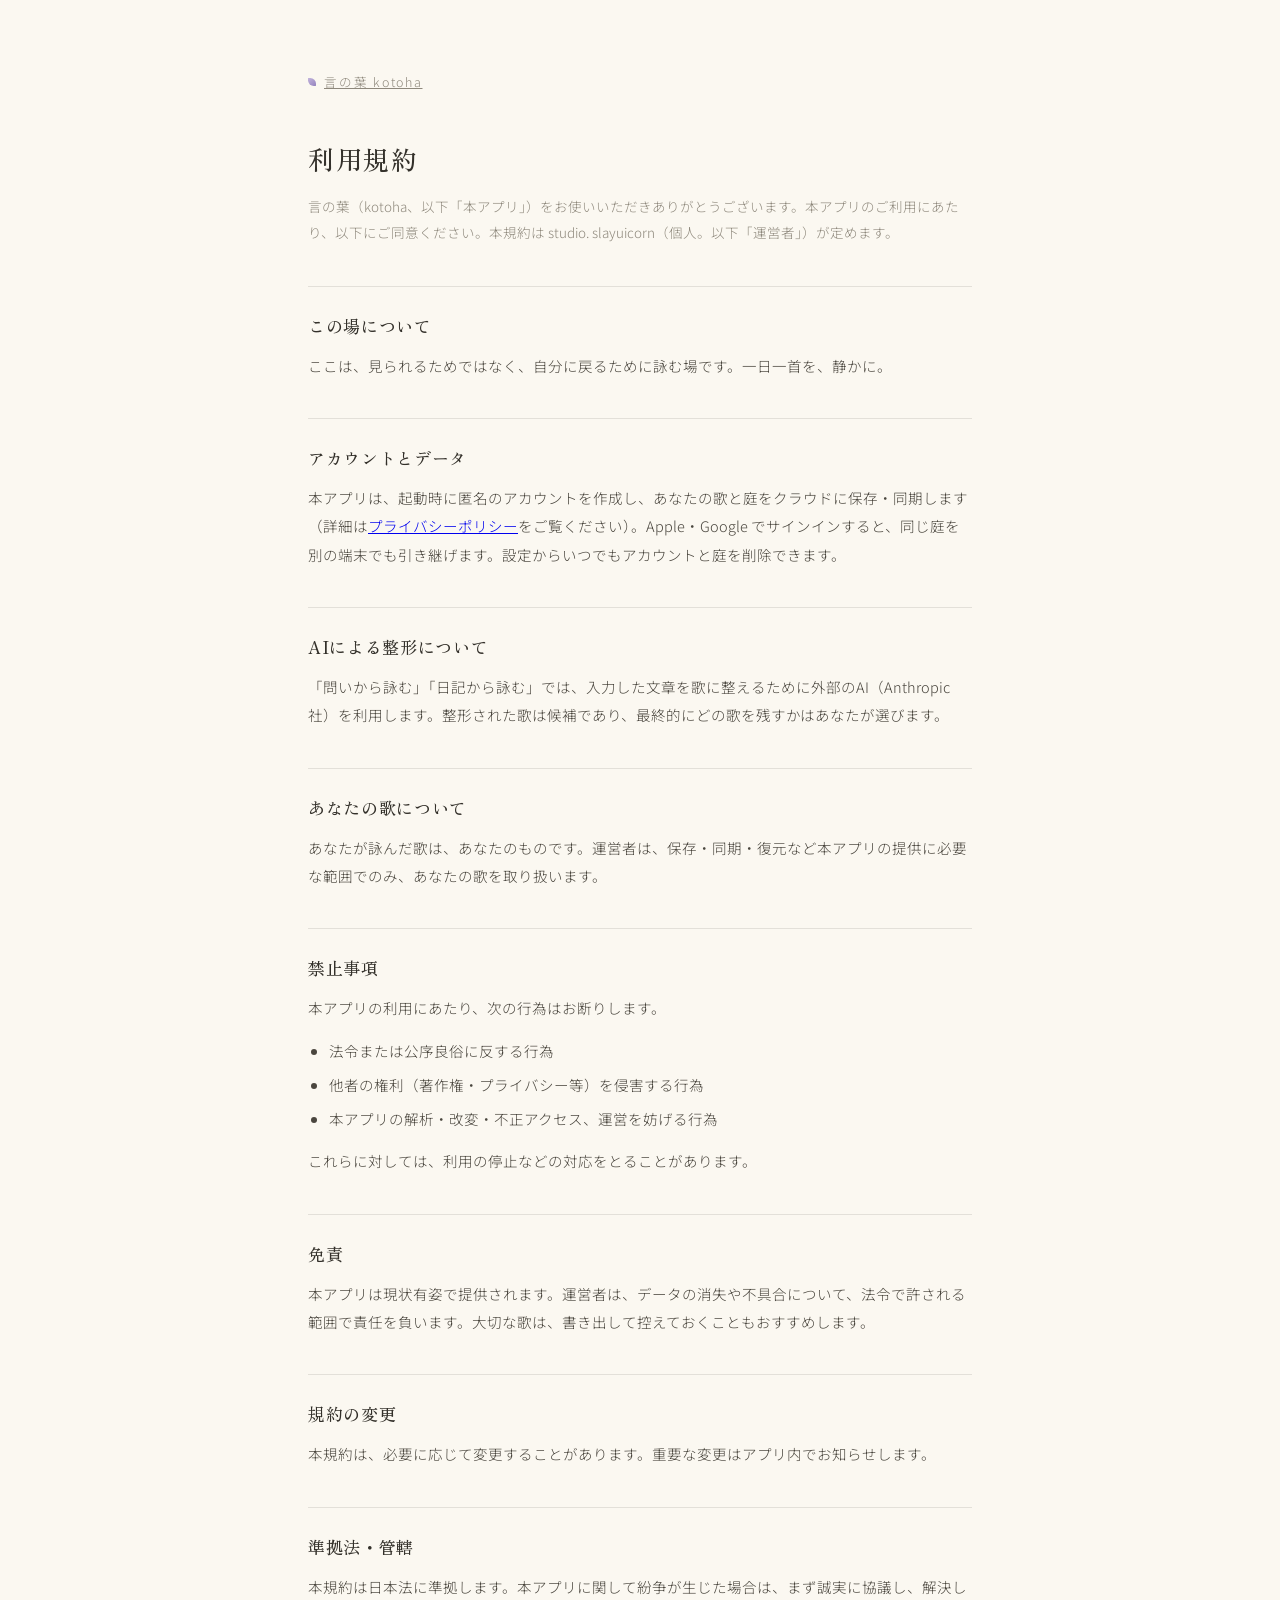
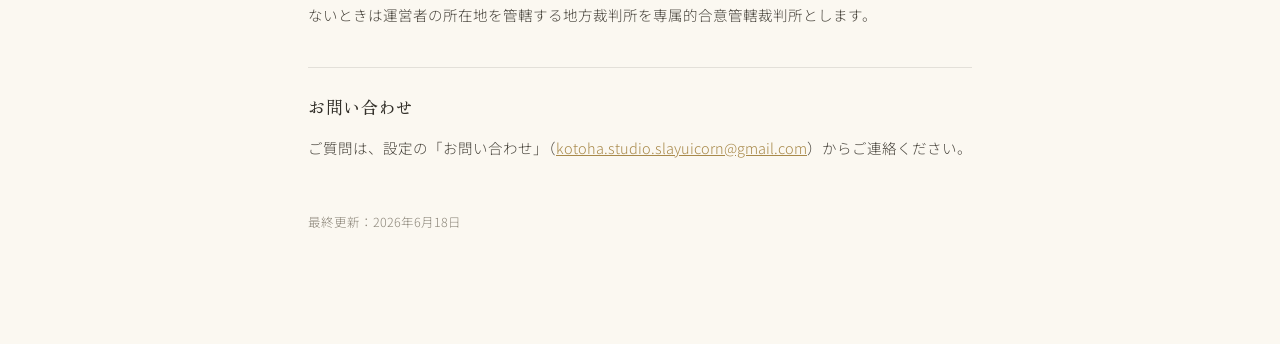
<file: terms.html>
<!DOCTYPE html>
<html lang="ja">
<head>
<meta charset="UTF-8" />
<meta name="viewport" content="width=device-width, initial-scale=1.0" />
<title>利用規約 — 言の葉 kotoha</title>
<meta name="description" content="言の葉（kotoha）の利用規約。" />
<meta name="theme-color" content="#FBF8F1" />
<meta name="robots" content="index,follow" />
<link rel="icon" href="favicon.svg" type="image/svg+xml" />
<link rel="stylesheet" href="styles.css" />
<style>
  * { box-sizing: border-box; }
  body { margin: 0; background: var(--kn-paper); color: var(--kn-ink-soft);
         font-family: var(--k-font-ui); font-weight: 300; line-height: 1.95;
         -webkit-font-smoothing: antialiased; }
  .doc { max-width: 720px; margin: 0 auto; padding: 64px 28px 96px; }
  .doc .home { display: inline-flex; align-items: center; gap: 8px; margin-bottom: 40px;
               font-size: 12.5px; letter-spacing: 0.14em; color: var(--kn-ink-faint); }
  .doc .home:hover { color: var(--kn-ink); }
  .doc .home .dot { width: 8px; height: 8px; }
  h1 { font-family: var(--k-font-tanka); font-weight: 500; font-size: 26px;
       letter-spacing: 0.06em; color: var(--kn-ink); margin: 0 0 8px; }
  .lede { color: var(--kn-ink-faint); font-size: 13.5px; margin: 0 0 40px; }
  h2 { font-family: var(--k-font-tanka); font-weight: 500; font-size: 17px;
       letter-spacing: 0.04em; color: var(--kn-ink); margin: 38px 0 10px;
       padding-top: 22px; border-top: 1px solid var(--kn-hairline); }
  p { margin: 0 0 14px; font-size: 14.5px; }
  ul { margin: 0 0 14px; padding-left: 1.3em; }
  li { font-size: 14.5px; margin-bottom: 6px; }
  .meta { margin-top: 48px; font-size: 12.5px; color: var(--kn-ink-faint); }
  a.mail { color: var(--kn-gold-1); }
  .leaf { border-radius: 4% 72% 6% 72%; display: inline-block; }
  .g-fuji { background: linear-gradient(135deg, #C3B5DC, #9483BE); }
</style>
</head>
<body>
<main class="doc">
  <a class="home" href="index.html"><span class="leaf g-fuji dot"></span>言の葉 kotoha</a>

  <h1>利用規約</h1>
  <p class="lede">言の葉（kotoha、以下「本アプリ」）をお使いいただきありがとうございます。本アプリのご利用にあたり、以下にご同意ください。本規約は studio. slayuicorn（個人。以下「運営者」）が定めます。</p>

  <h2>この場について</h2>
  <p>ここは、見られるためではなく、自分に戻るために詠む場です。一日一首を、静かに。</p>

  <h2>アカウントとデータ</h2>
  <p>本アプリは、起動時に匿名のアカウントを作成し、あなたの歌と庭をクラウドに保存・同期します（詳細は<a href="privacy.html">プライバシーポリシー</a>をご覧ください）。Apple・Google でサインインすると、同じ庭を別の端末でも引き継げます。設定からいつでもアカウントと庭を削除できます。</p>

  <h2>AIによる整形について</h2>
  <p>「問いから詠む」「日記から詠む」では、入力した文章を歌に整えるために外部のAI（Anthropic 社）を利用します。整形された歌は候補であり、最終的にどの歌を残すかはあなたが選びます。</p>

  <h2>あなたの歌について</h2>
  <p>あなたが詠んだ歌は、あなたのものです。運営者は、保存・同期・復元など本アプリの提供に必要な範囲でのみ、あなたの歌を取り扱います。</p>

  <h2>禁止事項</h2>
  <p>本アプリの利用にあたり、次の行為はお断りします。</p>
  <ul>
    <li>法令または公序良俗に反する行為</li>
    <li>他者の権利（著作権・プライバシー等）を侵害する行為</li>
    <li>本アプリの解析・改変・不正アクセス、運営を妨げる行為</li>
  </ul>
  <p>これらに対しては、利用の停止などの対応をとることがあります。</p>

  <h2>免責</h2>
  <p>本アプリは現状有姿で提供されます。運営者は、データの消失や不具合について、法令で許される範囲で責任を負います。大切な歌は、書き出して控えておくこともおすすめします。</p>

  <h2>規約の変更</h2>
  <p>本規約は、必要に応じて変更することがあります。重要な変更はアプリ内でお知らせします。</p>

  <h2>準拠法・管轄</h2>
  <p>本規約は日本法に準拠します。本アプリに関して紛争が生じた場合は、まず誠実に協議し、解決しないときは運営者の所在地を管轄する地方裁判所を専属的合意管轄裁判所とします。</p>

  <h2>お問い合わせ</h2>
  <p>ご質問は、設定の「お問い合わせ」（<a class="mail" href="mailto:kotoha.studio.slayuicorn@gmail.com">kotoha.studio.slayuicorn@gmail.com</a>）からご連絡ください。</p>

  <p class="meta">最終更新：2026年6月18日</p>
</main>
</body>
</html>
</file>
<file: styles.css>
/* 言の葉 kotoha — LP design tokens
   出典: brand-guidelines/brand.css（公式ブランドトークン）を自己完結化。
   --kn-ink-soft / --kn-gold-1 / --kn-stage は LP 用に補完。 */

@import url('https://fonts.googleapis.com/css2?family=Zen+Old+Mincho:wght@400;500&family=Noto+Sans+JP:wght@300;400;500&family=Shippori+Mincho:wght@500&family=Cormorant+Garamond:ital,wght@0,500;1,400;1,500&display=swap');

:root {
  /* fonts */
  --k-font-tanka: 'Zen Old Mincho', 'Hiragino Mincho ProN', serif; /* 短歌・詩的見出し */
  --k-font-ui:    'Noto Sans JP', 'Hiragino Sans', sans-serif;     /* UI本文・ラベル */
  --k-font-mark:  'Shippori Mincho', serif;                        /* ワードマーク */
  --kn-latin:     'Cormorant Garamond', serif;                     /* イタリック英字 */

  /* surfaces */
  --kn-paper:    #FBF8F1;
  --kn-stage:    #F4EFE4; /* セクション背景（紙より一段あたたかい） */
  --kn-hairline: rgba(51, 48, 42, 0.12);

  /* ink */
  --kn-ink:       #33302A;
  --kn-ink-soft:  #4A463E; /* 本文（brand: --kn-ink-body 相当） */
  --kn-ink-faint: #8E887C;
  --kn-ink-ghost: #B3AC9D;

  /* accents */
  --kn-gold-1: #A8894A; /* brand: --kn-gold */
  --kn-sora-1: #6FA8D2;
}
</file>
